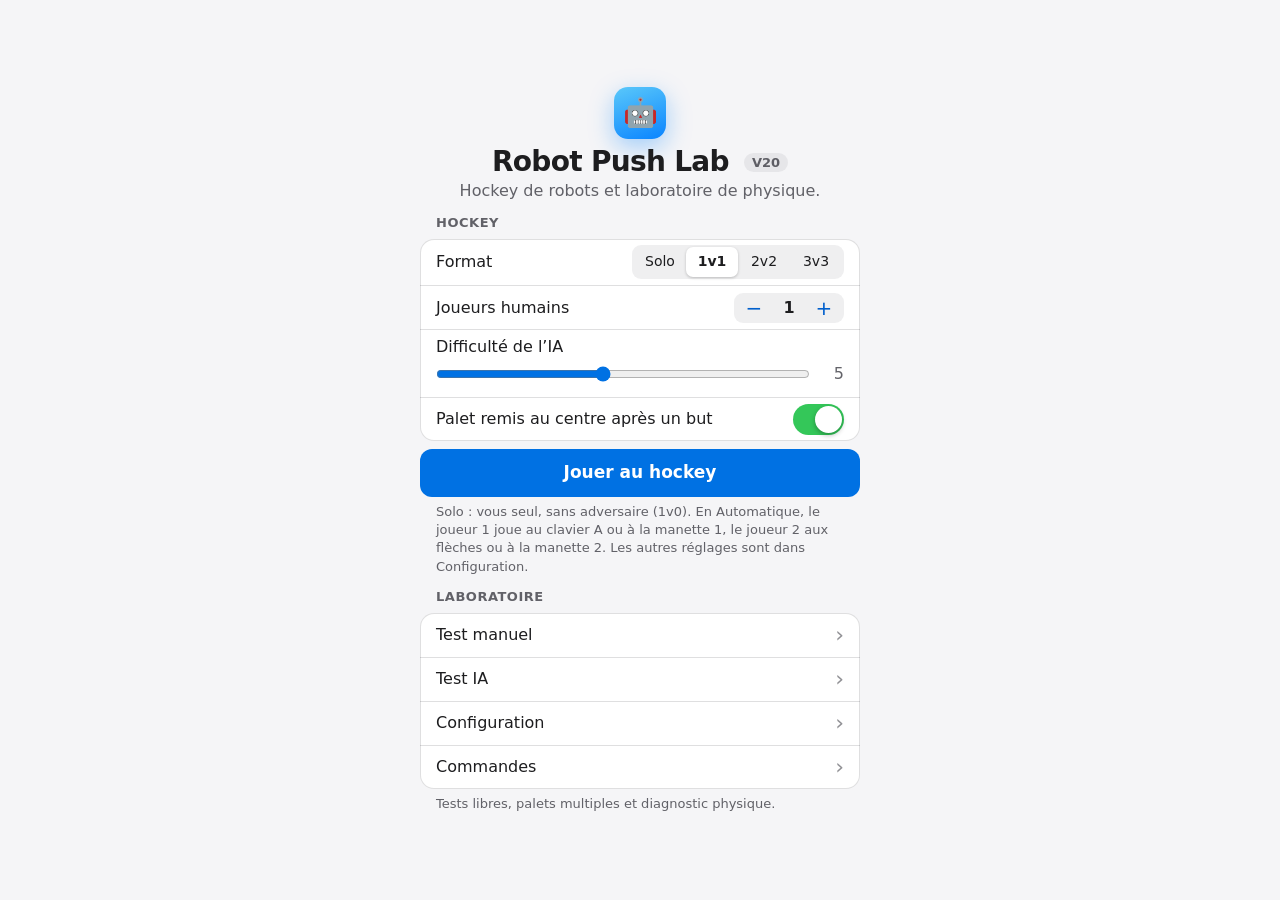
<file: index.html>
<!doctype html><html lang="fr"><head><meta charset="utf-8"><meta name="viewport" content="width=device-width,initial-scale=1,maximum-scale=1,user-scalable=no"><title>Robot Push Lab V20</title><link rel="stylesheet" href="style.css?v=20261121-ui-v3"></head><body>
<div id="menu"><div class="card">
<div class="appIcon" aria-hidden="true">🤖</div>
<h2>Robot Push Lab <b>V20</b></h2>
<p class="lead">Hockey de robots et laboratoire de physique.</p>
<section class="menuSection hockeySection"><h3>Hockey</h3>
<div class="group" id="quickSetup">
<div class="line"><span>Format</span><div class="seg" role="group" aria-label="Format du match"><button type="button" data-n="solo" aria-pressed="false">Solo</button><button type="button" data-n="1" aria-pressed="true">1v1</button><button type="button" data-n="2" aria-pressed="false">2v2</button><button type="button" data-n="3" aria-pressed="false">3v3</button></div></div>
<div class="line soloHide"><span>Joueurs humains</span><div class="stepper"><button type="button" id="qHumMinus" aria-label="Un joueur de moins">−</button><output id="qHumans">1</output><button type="button" id="qHumPlus" aria-label="Un joueur de plus">+</button></div></div>
<div id="qDevices"></div>
<div class="line col soloHide"><label for="qAi">Difficulté de l’IA</label><div class="rangeLine"><input id="qAi" type="range" min="1" max="10" step="1" value="5"><output id="qAiOut">5</output></div></div>
<div class="line"><label for="qReset">Palet remis au centre après un but</label><input id="qReset" type="checkbox" class="switch" role="switch" checked></div>
</div>
<button id="hockey" class="primary">Jouer au hockey</button>
<small>Solo : vous seul, sans adversaire (1v0). En Automatique, le joueur 1 joue au clavier A ou à la manette 1, le joueur 2 aux flèches ou à la manette 2. Les autres réglages sont dans Configuration.</small></section>
<section class="menuSection"><h3>Laboratoire</h3>
<div class="group list"><button id="human" class="rowBtn">Test manuel</button><button id="ai" class="rowBtn">Test IA</button><button id="optionsOpen" class="rowBtn">Configuration</button><button id="commandsOpen" class="rowBtn">Commandes</button></div>
<small>Tests libres, palets multiples et diagnostic physique.</small></section>
</div></div>
<div id="options" class="hidden"><div class="optionsCard"><header class="sheetHead"><div><h2>Configuration <b>V20</b></h2><p>Robot, arène et match. Les réglages s’appliquent au prochain lancement.</p></div><button id="optionsClose" class="tinted">Terminé</button></header><input id="optionSearch" type="search" placeholder="Rechercher un réglage" aria-label="Rechercher un réglage" autocomplete="off"><div id="optionGrid"></div><div class="optionButtons"><button id="defaults" class="tinted">Valeurs par défaut</button><button class="exportConfig tinted">Exporter la config</button></div><textarea class="configExport hidden" readonly placeholder="La configuration exportée apparaîtra ici."></textarea></div></div><div id="commandsPanel" class="hidden"><div class="commandsCard"><header><div><h2>Commandes</h2><p>Configure le clavier et la manette.</p></div><button id="commandsClose">Terminé</button></header><div class="padStatus" id="padStatus"><i></i><div><b>Aucune manette détectée</b><small>Branche ta manette puis appuie sur un bouton.</small></div></div><div class="commandColumns"><section><h3>Clavier</h3><p>Clique sur une touche puis presse la nouvelle touche.</p><div class="commandRows"><div><span>Avancer</span><button data-keybind="forward">Z</button></div><div><span>Reculer</span><button data-keybind="back">S</button></div><div><span>Tourner à gauche</span><button data-keybind="left">Q</button></div><div><span>Tourner à droite</span><button data-keybind="right">D</button></div><div><span>Réinitialiser</span><button data-keybind="reset">R</button></div><div><span>Caméra</span><button data-keybind="camera">C</button></div><div><span>Diagnostic</span><button data-keybind="diag">V</button></div></div></section><section><h3>Manette</h3><p>Clique sur une commande puis déplace un axe ou appuie sur un bouton.</p><div class="commandRows"><div><span>Avance / recul</span><button data-axis="throttle">Axe 3</button></div><div><span>Rotation</span><button data-axis="steering">Axe 1</button></div><div><span>Réinitialiser</span><button data-padbutton="reset">Bouton 1</button></div><div><span>Caméra</span><button data-padbutton="camera">Bouton 2</button></div><div><span>Diagnostic</span><button data-padbutton="diag">Bouton 3</button></div></div><div class="invertOptions"><label><input id="invertThrottle" type="checkbox"> Inverser avance / recul</label><label><input id="invertSteering" type="checkbox"> Inverser la rotation</label></div></section></div><div class="liveTest"><b>Test en direct</b><div><span>Avance / recul</span><meter id="throttleMeter" min="-1" max="1" low="-0.01" high="0.01" optimum="0" value="0"></meter><output id="throttleValue">0 %</output></div><div><span>Rotation</span><meter id="steeringMeter" min="-1" max="1" value="0"></meter><output id="steeringValue">0 %</output></div><small id="assignHint">Les réglages sont sauvegardés automatiquement.</small></div><button id="resetCommands">Réinitialiser toutes les commandes</button></div></div><div id="loading">Chargement de Rapier...</div><div id="hud"><h1>Robot Push Lab <small>V20</small></h1><div class="stats"><span>Vitesse <b id="speed">0.0</b> m/s</span><span>Roues au sol <b id="contacts">0/2</b></span><span>État <b id="state">Sol</b></span><span>Caméra <b id="camstate">Iso</b></span><span>Diagnostic <b id="diagstate">Oui</b></span><span>Palets <b id="puckCount">0</b></span></div></div>
<div id="hockeyBoard" data-phase="play" data-banner="0" data-team="0" aria-label="Tableau de score"><div class="hb-bar"><div class="hb-plate b"><span class="hb-lab">Bleu</span><b class="hb-sc" id="hbS0">0</b></div><div class="hb-center"><span class="hb-clock" id="hbClock">0:00</span><span class="hb-lab" id="hbPeriod"></span></div><div class="hb-plate r"><b class="hb-sc" id="hbS1">0</b><span class="hb-lab">Rouge</span></div><div class="hb-banner" id="hbBanner" role="status"></div></div><div class="hb-count" id="hbCount" aria-hidden="true"><span id="hbCountN"></span></div></div>
<div id="gameNav"><button id="backToMenu" title="Retour au menu">‹ Menu</button><button id="gameCommands">Commandes</button><button id="gameSettings">Réglages</button></div><div id="mobile"><div id="joystick"><div id="stick"></div></div><div id="actions"><button id="cam">CAM</button><button id="diag">DIAG</button><button id="reset">R</button><button id="restart">N</button></div></div>
<script type="module" src="main.js?v=20261127-rules-v1"></script><script>setTimeout(()=>{const e=document.querySelector('#loading');if(e)e.textContent='Chargement impossible. Vérifie Internet puis recharge.'},12000)</script></body></html>
</file>
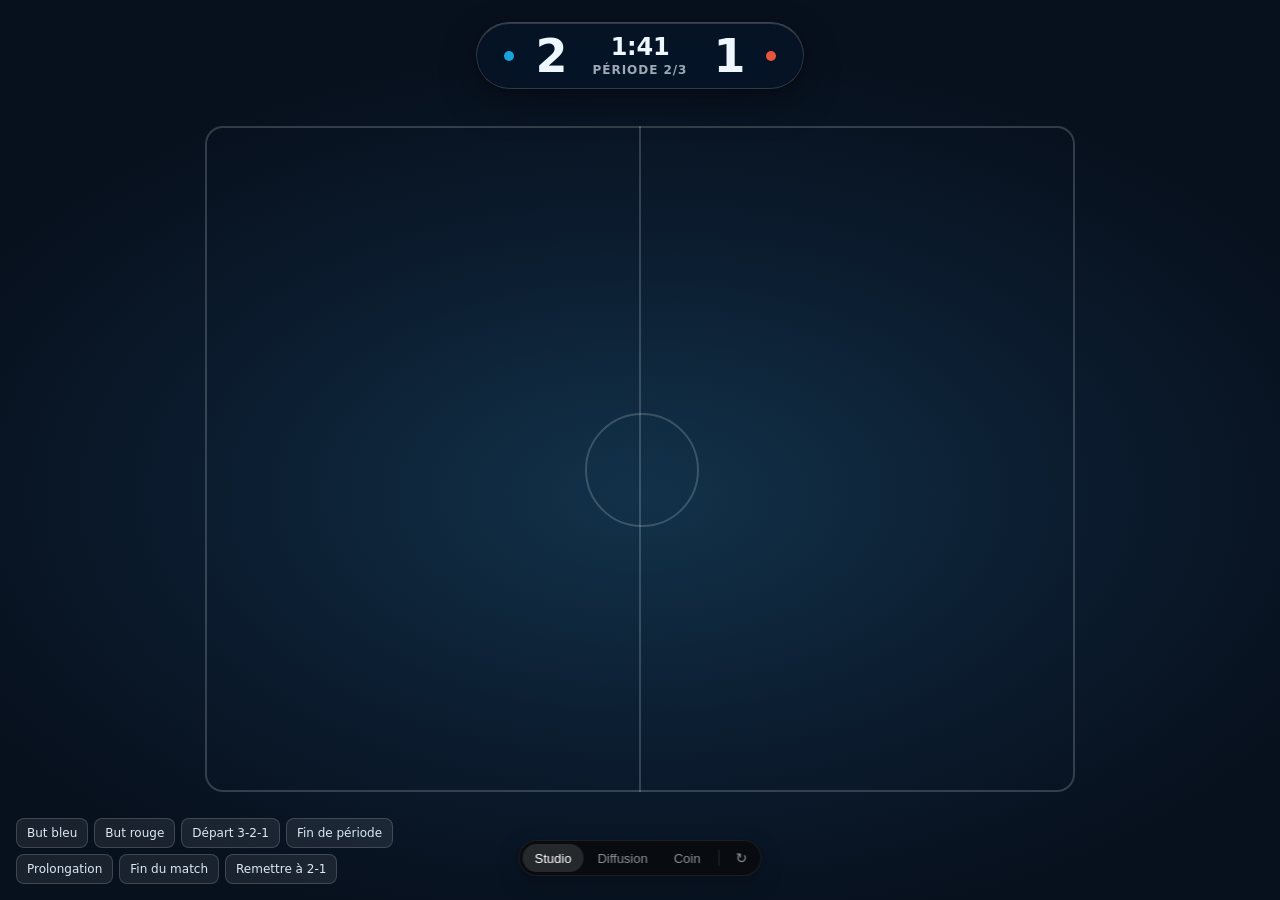
<file: hud-hockey.html>
<!doctype html>
<html lang="fr">
<head>
<meta charset="utf-8">
<meta name="viewport" content="width=device-width, initial-scale=1">
<title>Prototype — HUD Hockey</title>
<style>
/* ---------- Jetons communs (couleurs d'équipe et fond repris du projet) ---------- */
:root{
  --font:-apple-system,BlinkMacSystemFont,"SF Pro Display","Segoe UI",system-ui,sans-serif;
  --blue:#1aa4dc; --red:#e8553d; --ink:#eef7ff; --ink-2:rgba(238,247,255,.66);
  --mat:rgba(10,22,38,.56); --mat-edge:rgba(255,255,255,.16);
  --ease:cubic-bezier(.23,1,.32,1);
}
*{box-sizing:border-box}
html,body{margin:0;height:100%;overflow:hidden;background:#07101d;color:var(--ink);font-family:var(--font);-webkit-font-smoothing:antialiased}
/* Décor : une arène pour juger la transparence */
#arena{position:fixed;inset:0;background:
  radial-gradient(60% 50% at 50% 55%,#12324a 0,#0b1b2d 60%,#07101d 100%)}
#arena::before{content:"";position:absolute;inset:14% 16% 12%;border:2px solid rgba(255,255,255,.18);border-radius:18px;
  background:linear-gradient(90deg,transparent calc(50% - 1px),rgba(255,255,255,.18) 0 calc(50% + 1px),transparent 0)}
#arena::after{content:"";position:absolute;left:50%;top:52%;width:110px;height:110px;margin:-55px;border:2px solid rgba(255,255,255,.18);border-radius:50%}
#stage{position:fixed;inset:0;pointer-events:none}
.lab{font:600 12px/1.2 var(--font);letter-spacing:.08em;text-transform:uppercase;color:var(--ink-2)}
.clock,.sc{font-variant-numeric:tabular-nums}
.dot{width:10px;height:10px;border-radius:50%;flex:none}
.dot.b,.plate.b .bar{background:var(--blue)} .dot.r,.plate.r .bar{background:var(--red)}
.pop{animation:pop 260ms var(--ease)}
@keyframes pop{0%{transform:scale(1.16)}100%{transform:scale(1)}}
/* Bandeau BUT / pause / fin : entrée 220 ms, sortie plus rapide */
.banner{opacity:0;transform:translateY(-6px);transition:opacity 150ms ease-out,transform 150ms ease-out;
  font:600 15px/1 var(--font);letter-spacing:.04em;padding:9px 16px;border-radius:999px;white-space:nowrap;
  background:var(--mat);-webkit-backdrop-filter:blur(20px) saturate(180%);backdrop-filter:blur(20px) saturate(180%);
  box-shadow:0 0 0 1px var(--mat-edge) inset,0 8px 24px rgba(0,0,0,.3)}
[data-banner="1"] .banner{opacity:1;transform:none;transition:opacity 220ms var(--ease),transform 220ms var(--ease)}
[data-banner="1"][data-team="0"][data-phase="play"] .banner{color:#8fdcff} [data-banner="1"][data-team="1"][data-phase="play"] .banner{color:#ffab9c}
/* Décompte de départ (match, période) : seul moment où les commandes sont verrouillées */
.count{position:fixed;inset:0;display:grid;place-items:center;font:600 132px/1 var(--font);letter-spacing:-.03em;
  opacity:0;transition:opacity 160ms ease-out;text-shadow:0 6px 40px rgba(0,0,0,.5)}
[data-phase="countdown"] .count{opacity:.95}

/* ---------- Variante 1 · Studio : une capsule centrale, calme ---------- */
.v1{position:absolute;top:22px;left:50%;transform:translateX(-50%);display:flex;flex-direction:column;align-items:center;gap:10px}
.v1 .pill{display:flex;align-items:center;gap:20px;padding:10px 28px;border-radius:999px;background:var(--mat);
  -webkit-backdrop-filter:blur(22px) saturate(180%);backdrop-filter:blur(22px) saturate(180%);
  box-shadow:0 0 0 1px var(--mat-edge) inset,0 14px 36px rgba(0,0,0,.34),0 2px 6px rgba(0,0,0,.2);border-top:1px solid rgba(255,255,255,.22)}
.v1 .sc{font:600 46px/1 var(--font);letter-spacing:-.02em;min-width:34px;text-align:center}
.v1 .mid{display:flex;flex-direction:column;align-items:center;gap:3px;min-width:104px}
.v1 .clock{font:600 24px/1.05 var(--font);letter-spacing:-.01em}

/* ---------- Variante 2 · Diffusion : plaques d'équipe de part et d'autre du chrono ---------- */
.v2{position:absolute;top:22px;left:50%;transform:translateX(-50%);display:flex;align-items:stretch;gap:0;
  border-radius:16px;overflow:visible;box-shadow:0 14px 36px rgba(0,0,0,.4)}
.v2 .plate{display:flex;align-items:center;gap:16px;padding:10px 22px;min-width:164px;position:relative;
  background:linear-gradient(180deg,rgba(255,255,255,.16),rgba(255,255,255,0) 60%),var(--tc);}
.v2 .plate.b{--tc:#0f6f98;border-radius:16px 0 0 16px;justify-content:flex-end} .v2 .plate.r{--tc:#a63a28;border-radius:0 16px 16px 0;justify-content:flex-start}
.v2 .plate .lab{color:rgba(255,255,255,.86)}
.v2 .sc{font:700 52px/1 var(--font);letter-spacing:-.025em;min-width:40px;text-align:center}
.v2 .center{display:flex;flex-direction:column;align-items:center;justify-content:center;gap:3px;padding:8px 26px;min-width:140px;
  background:rgba(7,16,29,.86);-webkit-backdrop-filter:blur(16px);backdrop-filter:blur(16px)}
.v2 .clock{font:700 28px/1.05 var(--font);letter-spacing:-.01em}
.v2 .banner{position:absolute;top:calc(100% + 10px);left:50%;margin-left:-100px;width:200px;text-align:center}

/* ---------- Variante 3 · Coin : carte compacte qui laisse l'arène libre ---------- */
.v3{position:absolute;top:18px;left:18px;width:200px;padding:12px 14px;border-radius:16px;background:var(--mat);
  -webkit-backdrop-filter:blur(22px) saturate(180%);backdrop-filter:blur(22px) saturate(180%);
  box-shadow:0 0 0 1px var(--mat-edge) inset,0 12px 30px rgba(0,0,0,.32)}
.v3 .row{display:flex;align-items:center;gap:10px;padding:4px 0}
.v3 .nm{font:600 15px/1 var(--font);flex:1}
.v3 .sc{font:600 30px/1 var(--font);letter-spacing:-.02em}
.v3 .foot{display:flex;align-items:baseline;justify-content:space-between;margin-top:8px;padding-top:9px;border-top:1px solid rgba(255,255,255,.14)}
.v3 .clock{font:600 19px/1 var(--font);letter-spacing:-.01em}
.v3 .banner{position:absolute;top:calc(100% + 8px);left:0;font-size:14px}

@media (prefers-reduced-motion:reduce){.pop{animation:none}.banner,[data-banner="1"] .banner{transform:none;transition:opacity 150ms ease-out}}
@media (prefers-reduced-transparency:reduce){:root{--mat:rgba(10,22,38,.96)}.banner,.v1 .pill,.v3,.v2 .center{-webkit-backdrop-filter:none;backdrop-filter:none}}
@media (prefers-contrast:more){:root{--mat:#0a1626;--mat-edge:rgba(255,255,255,.5)}}

/* ---------- Panneau de démonstration (hors design) ---------- */
#demo{position:fixed;left:16px;bottom:16px;z-index:9;display:flex;flex-wrap:wrap;gap:6px;max-width:420px;font:12px var(--font)}
#demo button{font:inherit;color:#dbe9f5;background:rgba(255,255,255,.08);border:1px solid rgba(255,255,255,.16);border-radius:8px;padding:7px 10px;cursor:pointer}
#demo button:hover{background:rgba(255,255,255,.14)} #demo button:active{transform:scale(.97)}

/* ---------- Sélecteur (spécification PICKER.md, à l'identique) ---------- */
.proto-picker{position:fixed;bottom:24px;left:50%;transform:translateX(-50%);z-index:2147483647;display:flex;align-items:center;gap:2px;padding:4px;border-radius:999px;background:rgba(10,10,10,.82);-webkit-backdrop-filter:blur(12px) saturate(1.4);backdrop-filter:blur(12px) saturate(1.4);box-shadow:0 0 0 1px rgba(255,255,255,.08) inset,0 8px 24px rgba(0,0,0,.24),0 2px 6px rgba(0,0,0,.12);font-family:-apple-system,BlinkMacSystemFont,"Segoe UI",sans-serif;font-size:13px;line-height:1;-webkit-font-smoothing:antialiased;user-select:none;-webkit-user-select:none}
.proto-picker-highlight{position:absolute;top:4px;left:0;height:28px;border-radius:999px;background:rgba(255,255,255,.12)}
.proto-picker[data-ready] .proto-picker-highlight{transition:transform 250ms cubic-bezier(.23,1,.32,1),width 250ms cubic-bezier(.23,1,.32,1)}
@media (prefers-reduced-motion:reduce){.proto-picker[data-ready] .proto-picker-highlight{transition:none}}
.proto-picker-item{position:relative;display:flex;align-items:center;height:28px;padding:0 12px;border:0;border-radius:999px;background:transparent;color:rgba(255,255,255,.55);font:inherit;cursor:pointer;transition:color 150ms ease-out,transform 160ms cubic-bezier(.23,1,.32,1)}
@media (hover:hover) and (pointer:fine){.proto-picker-item:hover{color:rgba(255,255,255,.85)}}
.proto-picker-item:active{transform:scale(.97)}
.proto-picker-item:focus-visible{outline:2px solid rgba(255,255,255,.4);outline-offset:2px}
.proto-picker-item[data-active]{color:#fff}
.proto-picker-divider{width:1px;height:16px;margin:0 4px;background:rgba(255,255,255,.12)}
.proto-picker-replay{padding:0 10px;font-size:14px}
</style>
</head>
<body>
<div id="arena"></div>
<div id="stage"></div>

<div id="demo" aria-label="Démonstration des états du match">
  <button data-act="goal0">But bleu</button><button data-act="goal1">But rouge</button>
  <button data-act="count">Départ 3-2-1</button><button data-act="pause">Fin de période</button>
  <button data-act="ot">Prolongation</button><button data-act="end">Fin du match</button><button data-act="reset">Remettre à 2-1</button>
</div>

<nav class="proto-picker" aria-label="Prototype variants">
  <span class="proto-picker-highlight" aria-hidden="true"></span>
  <button class="proto-picker-item" data-active aria-current="true">Studio</button>
  <button class="proto-picker-item">Diffusion</button>
  <button class="proto-picker-item">Coin</button>
  <span class="proto-picker-divider" aria-hidden="true"></span>
  <button class="proto-picker-item proto-picker-replay" aria-label="Replay animation (R)">↻</button>
</nav>

<script>
/* ---------- État du match (mêmes champs que hockey.js : score, période, chrono, phase, flash) ---------- */
const S = { score:[2,1], period:2, clock:102, phase:'play', overtime:false, flash:0, last:0, count:3, winner:-1 };
const fmt = s => Math.floor(s/60) + ':' + String(s%60).padStart(2,'0');
const periodLabel = () => S.overtime ? 'Prolongation' : 'Période ' + S.period + '/3';
const COUNT = '<div class="count" data-bind="count"></div>';
function bannerText(){
  if (S.phase === 'ended') return S.winner < 0 ? 'Match nul' : 'Victoire équipe ' + (S.winner === 0 ? 'bleue' : 'rouge');
  if (S.phase === 'intermission') return S.overtime ? 'Prolongation' : 'Fin de la période';
  if (S.flash > 0) return 'But · équipe ' + (S.last === 0 ? 'bleue' : 'rouge');
  return '';
}
let prev = {};
function apply(){
  const stage = document.getElementById('stage'), b = bannerText();
  stage.dataset.phase = S.phase; stage.dataset.team = S.last; stage.dataset.banner = b ? '1' : '0';
  const vals = { s0:S.score[0], s1:S.score[1], clock:fmt(S.clock), period:periodLabel(), banner:b, count:S.phase === 'countdown' ? S.count : '' };
  stage.querySelectorAll('[data-bind]').forEach(el => {
    const k = el.dataset.bind, v = String(vals[k]);
    if (el.textContent !== v) { if (b === '' && k === 'banner') return; el.textContent = v; if ((k === 's0' || k === 's1') && prev[k] !== undefined && prev[k] !== v) { el.classList.remove('pop'); void el.offsetWidth; el.classList.add('pop'); } }
    prev[k] = v;
  });
}
setInterval(() => { if (S.phase === 'play' && S.clock > 0) S.clock--; if (S.flash > 0) S.flash--; apply(); }, 1000);
const act = {
  goal0(){ S.phase = 'play'; S.score[0]++; S.last = 0; S.flash = 2; },
  goal1(){ S.phase = 'play'; S.score[1]++; S.last = 1; S.flash = 2; },
  count(){ S.phase = 'countdown'; S.count = 3; const t = setInterval(() => { S.count--; if (S.count <= 0) { clearInterval(t); S.phase = 'play'; } apply(); }, 1000); },
  pause(){ S.phase = 'intermission'; S.clock = 0; setTimeout(() => { if (S.phase === 'intermission') { S.phase = 'play'; S.clock = 120; S.period = Math.min(3, S.period + 1); apply(); } }, 4000); },
  ot(){ S.phase = 'play'; S.overtime = true; S.clock = 120; },
  end(){ S.phase = 'ended'; S.winner = S.score[0] === S.score[1] ? -1 : (S.score[0] > S.score[1] ? 0 : 1); },
  reset(){ Object.assign(S, { score:[2,1], period:2, clock:102, phase:'play', overtime:false, flash:0, winner:-1 }); },
};
document.getElementById('demo').addEventListener('click', e => { const a = e.target.dataset.act; if (a) { act[a](); apply(); } });

/* ---------- Les trois variantes ---------- */
const variants = [
  () => `<div class="v1"><div class="pill"><span class="dot b"></span><b class="sc" data-bind="s0"></b>
    <div class="mid"><span class="clock" data-bind="clock"></span><span class="lab" data-bind="period"></span></div>
    <b class="sc" data-bind="s1"></b><span class="dot r"></span></div><div class="banner" data-bind="banner"></div></div>${COUNT}`,
  () => `<div class="v2"><div class="plate b"><span class="lab">Bleu</span><b class="sc" data-bind="s0"></b></div>
    <div class="center"><span class="clock" data-bind="clock"></span><span class="lab" data-bind="period"></span></div>
    <div class="plate r"><b class="sc" data-bind="s1"></b><span class="lab">Rouge</span></div><div class="banner" data-bind="banner"></div></div>${COUNT}`,
  () => `<div class="v3"><div class="row"><span class="dot b"></span><span class="nm">Bleu</span><b class="sc" data-bind="s0"></b></div>
    <div class="row"><span class="dot r"></span><span class="nm">Rouge</span><b class="sc" data-bind="s1"></b></div>
    <div class="foot"><span class="clock" data-bind="clock"></span><span class="lab" data-bind="period"></span></div>
    <div class="banner" data-bind="banner"></div></div>${COUNT}`,
];

/* ---------- Câblage du sélecteur (PICKER.md) ---------- */
const stage = document.getElementById('stage');
const picker = document.querySelector('.proto-picker');
const highlight = picker.querySelector('.proto-picker-highlight');
const items = [...picker.querySelectorAll('.proto-picker-item:not(.proto-picker-replay)')];
const replay = picker.querySelector('.proto-picker-replay');
let current = 0;
function moveHighlight(){ const el = items[current]; highlight.style.width = el.offsetWidth + 'px'; highlight.style.transform = `translateX(${el.offsetLeft}px)`; }
function mount(i){ stage.innerHTML = ''; prev = {}; requestAnimationFrame(() => { stage.innerHTML = variants[i](); apply(); }); }
function setActive(i){
  if (i < 0 || i >= variants.length) return;
  current = i;
  items.forEach((el, j) => { el.toggleAttribute('data-active', j === i); if (j === i) el.setAttribute('aria-current', 'true'); else el.removeAttribute('aria-current'); });
  moveHighlight();
  const url = new URL(location); url.searchParams.set('v', i + 1); history.replaceState(null, '', url);
  mount(i);
}
items.forEach((el, i) => el.addEventListener('click', () => setActive(i)));
replay?.addEventListener('click', () => mount(current));
window.addEventListener('resize', moveHighlight);
document.addEventListener('keydown', (e) => {
  if (/^(INPUT|TEXTAREA|SELECT)$/.test(e.target.tagName) || e.target.isContentEditable) return;
  if (e.metaKey || e.ctrlKey || e.altKey) return;
  const num = parseInt(e.key, 10);
  if (num >= 1 && num <= variants.length) setActive(num - 1);
  else if (e.key === 'ArrowRight') setActive((current + 1) % variants.length);
  else if (e.key === 'ArrowLeft') setActive((current - 1 + variants.length) % variants.length);
  else if (e.key === 'r' || e.key === 'R') mount(current);
});
const requested = parseInt(new URLSearchParams(location.search).get('v'), 10);
setActive(requested >= 1 && requested <= variants.length ? requested - 1 : 0);
requestAnimationFrame(() => requestAnimationFrame(() => picker.setAttribute('data-ready', '')));
</script>
</body>
</html>
</file>
<file: style.css>
/* Robot Push Lab : interface dans l'esprit Apple classique (clair / sombre selon le système).
   Jetons -> base -> boutons -> menu -> feuilles (configuration, commandes) -> en jeu -> tableau de score hockey. */

/* ===== Jetons ===== */
:root{
  color-scheme:light dark;
  --ui-font:-apple-system,BlinkMacSystemFont,"SF Pro Text","SF Pro Display","Segoe UI",system-ui,sans-serif;
  --ui-ease:cubic-bezier(.23,1,.32,1);
  --bg:#f5f5f7;--surface:#fff;--surface-2:#f5f5f7;--fill:rgba(120,120,128,.12);--fill-2:rgba(120,120,128,.2);
  --line:rgba(60,60,67,.16);--ink:#1d1d1f;--ink-2:rgba(60,60,67,.8);--accent:#0071e3;--accent-text:#005fcc;--accent-btn:#0071e3;--accent-ink:#fff;--ok:#34c759;
  --sheet:rgba(245,245,247,.8);--shadow:0 24px 70px rgba(0,0,0,.2);--r:14px;
  /* tableau de score hockey (couleurs d'équipe) */
  --ui-blue:#1aa4dc;--ui-red:#e8553d;--ui-ink:#eef7ff;--ui-ink-2:rgba(238,247,255,.66);--ui-mat:rgba(10,22,38,.82);--ui-edge:rgba(255,255,255,.16);
}
@media (prefers-color-scheme:dark){:root{
  --bg:#000;--surface:#1c1c1e;--surface-2:#2c2c2e;--fill:rgba(120,120,128,.24);--fill-2:rgba(120,120,128,.36);
  --line:rgba(84,84,88,.55);--ink:#f5f5f7;--ink-2:rgba(235,235,245,.66);--accent:#0a84ff;--accent-text:#4da3ff;--accent-btn:#0a6ddd;--sheet:rgba(28,28,30,.8);--shadow:0 24px 70px rgba(0,0,0,.6)}}

/* ===== Base ===== */
*{box-sizing:border-box}
html,body{margin:0;width:100%;height:100%;overflow:hidden;background:#07101d;color:var(--ink);font:15px/1.4 var(--ui-font);touch-action:none;-webkit-font-smoothing:antialiased}
canvas{display:block}
h1,h2,h3,p{margin:0}
.hidden{display:none!important}
button,input,textarea{font:inherit;color:inherit}
button{margin:0;padding:0;border:0;background:none;cursor:pointer;-webkit-tap-highlight-color:transparent}
:focus-visible{outline:2px solid var(--accent);outline-offset:2px}
body:not(.started) canvas,body:not(.started) #hud,body:not(.started) #mobile{visibility:hidden}
small{color:var(--ink-2);font-size:13px;line-height:1.4}
#loading{position:fixed;inset:0;z-index:15;display:grid;place-items:center;background:var(--bg);color:var(--ink-2)}

/* ===== Boutons (retour d'appui 160 ms, jamais de transition « all ») ===== */
.primary,.tinted,.rowBtn,.seg button,.stepper button,#gameNav button,.commandsCard button,.optionButtons button{
  transition:transform 160ms var(--ui-ease),background-color 160ms var(--ui-ease),color 160ms var(--ui-ease)}
.primary:active,.tinted:active,.seg button:active,.stepper button:active,#gameNav button:active,.commandsCard button:active,.optionButtons button:active{transform:scale(.97)}
.primary{display:block;width:100%;height:48px;border-radius:12px;background:var(--accent-btn);color:var(--accent-ink);font-size:17px;font-weight:600}
.tinted{height:36px;padding:0 16px;border-radius:10px;background:var(--fill);color:var(--accent-text);font-size:15px;font-weight:600}
@media (hover:hover) and (pointer:fine){.primary:hover{filter:brightness(1.08)}.tinted:hover{background:var(--fill-2)}.rowBtn:hover{background:var(--fill)}}

/* ===== Menu ===== */
#menu{position:fixed;inset:0;z-index:20;display:grid;place-items:center;padding:8px 16px;overflow:auto;background:var(--bg);touch-action:pan-y}
.card{width:min(440px,100%);margin:auto}
.appIcon{width:52px;height:52px;margin:0 auto 8px;display:grid;place-items:center;font-size:28px;border-radius:14px;background:linear-gradient(160deg,#5ac8fa,#0a84ff);box-shadow:0 8px 24px rgba(10,132,255,.35)}
.card h2{text-align:center;font-size:28px;line-height:1.1;font-weight:700;letter-spacing:-.025em}
.card h2 b{margin-left:6px;padding:2px 8px;border-radius:999px;font-size:13px;font-weight:600;letter-spacing:0;vertical-align:middle;background:var(--fill);color:var(--ink-2)}
.lead{margin:2px 0 10px;text-align:center;color:var(--ink-2);font-size:16px}
.menuSection{margin-top:12px}
.menuSection h3{margin:0 0 7px 16px;font-size:13px;font-weight:600;letter-spacing:.04em;text-transform:uppercase;color:var(--ink-2)}
.menuSection small{display:block;margin:6px 16px 0}
.group{border-radius:var(--r);background:var(--surface);overflow:hidden;box-shadow:0 0 0 1px var(--line) inset}
.group.list{display:flex;flex-direction:column}
.rowBtn{display:flex;align-items:center;justify-content:space-between;width:100%;height:44px;padding:0 16px;text-align:left;font-size:16px;color:var(--ink)}
.rowBtn::after{content:"›";font-size:22px;line-height:1;color:var(--ink-2);opacity:.7}
.rowBtn+.rowBtn{border-top:1px solid var(--line)}
.hockeySection .group{margin-bottom:8px}
.line{display:flex;align-items:center;justify-content:space-between;gap:12px;min-height:44px;padding:6px 16px;font-size:16px}
.line+.line{border-top:1px solid var(--line)}
.line.col{flex-direction:column;align-items:stretch;gap:4px;padding-bottom:12px}
.rangeLine{display:flex;align-items:center;gap:12px}
.rangeLine output{min-width:22px;text-align:right;font-variant-numeric:tabular-nums;color:var(--ink-2)}
input[type=range]{width:100%;accent-color:var(--accent);margin:0}
.seg{display:flex;padding:2px;border-radius:9px;background:var(--fill)}
.seg button{min-width:52px;height:30px;padding:0 10px;border-radius:7px;font-size:14px;font-weight:500;color:var(--ink)}
.seg button[aria-pressed=true]{background:var(--surface);box-shadow:0 1px 3px rgba(0,0,0,.22);font-weight:600}
.stepper{display:flex;align-items:center;gap:2px;border-radius:9px;background:var(--fill)}
.stepper button{width:40px;height:30px;font-size:20px;line-height:1;color:var(--accent-text)}
.stepper output{min-width:26px;text-align:center;font-variant-numeric:tabular-nums;font-weight:600}
.switch{appearance:none;-webkit-appearance:none;flex:none;position:relative;width:51px;height:31px;margin:0;border-radius:999px;background:var(--fill-2);cursor:pointer;transition:background-color 200ms var(--ui-ease)}
.switch::after{content:"";position:absolute;top:2px;left:2px;width:27px;height:27px;border-radius:50%;background:#fff;box-shadow:0 2px 5px rgba(0,0,0,.3);transition:transform 200ms var(--ui-ease)}
.switch:checked{background:var(--ok)}.switch:checked::after{transform:translateX(20px)}

.sel{max-width:230px;height:32px;padding:0 30px 0 12px;border:0;border-radius:8px;background:var(--fill) url("data:image/svg+xml,%3Csvg xmlns='http://www.w3.org/2000/svg' width='10' height='6'%3E%3Cpath d='M1 1l4 4 4-4' fill='none' stroke='%238e8e93' stroke-width='1.6' stroke-linecap='round'/%3E%3C/svg%3E") no-repeat right 11px center;color:var(--ink);font-size:14px;appearance:none;-webkit-appearance:none;cursor:pointer;transition:background-color 160ms var(--ui-ease)}
.sel option:disabled{color:var(--ink-2)}
@media (hover:hover) and (pointer:fine){.sel:hover{background-color:var(--fill-2)}}
#quickSetup.solo .soloHide{display:none}
#qDevices .line{border-top:1px solid var(--line)}
#qDevices+.line{border-top:1px solid var(--line)}

/* ===== Feuilles : configuration et commandes ===== */
#options,#commandsPanel{position:fixed;inset:0;z-index:45;overflow:auto;padding:24px;background:var(--sheet);-webkit-backdrop-filter:blur(28px) saturate(180%);backdrop-filter:blur(28px) saturate(180%);touch-action:pan-y}
#commandsPanel{display:grid;place-items:center}
.optionsCard,.commandsCard{width:min(760px,100%);margin:auto;padding:24px;border-radius:20px;background:var(--bg);box-shadow:var(--shadow),0 0 0 1px var(--line)}
.optionsCard h2,.commandsCard h2{font-size:26px;font-weight:700;letter-spacing:-.02em}
.optionsCard h2 b{margin-left:6px;padding:2px 8px;border-radius:999px;font-size:12px;font-weight:600;letter-spacing:0;vertical-align:middle;background:var(--fill);color:var(--ink-2)}
.sheetHead,.commandsCard header{display:flex;align-items:flex-start;justify-content:space-between;gap:16px;margin-bottom:16px}
.sheetHead p,.commandsCard header p{margin-top:4px;color:var(--ink-2);font-size:14px}
#optionSearch{width:100%;height:38px;margin-bottom:6px;padding:0 14px;border:0;border-radius:10px;background:var(--fill);color:var(--ink);font-size:16px}
#optionSearch::placeholder{color:var(--ink-2)}
#optionGrid{display:block}
.optionGroupTitle{position:sticky;top:-24px;z-index:1;margin:22px 0 6px;padding:8px 16px 6px;font-size:13px;font-weight:600;letter-spacing:.04em;text-transform:uppercase;color:var(--ink-2);background:var(--bg)}
.option{padding:10px 16px 12px;background:var(--surface)}
.option+.option{border-top:1px solid var(--line)}
.optionGroupTitle+.option{border-radius:var(--r) var(--r) 0 0}
.option:has(+ .optionGroupTitle),.option:last-child{border-radius:0 0 var(--r) var(--r)}
.optionGroupTitle+.option:has(+ .optionGroupTitle),.optionGroupTitle+.option:last-child{border-radius:var(--r)}
.option label{display:flex;justify-content:space-between;gap:14px;font-size:15px}
.option output{flex:none;color:var(--ink-2);font-variant-numeric:tabular-nums}
.option input{margin-top:8px}
.optionButtons{display:flex;flex-wrap:wrap;gap:10px;margin-top:20px}
.configExport{display:block;width:100%;min-height:150px;margin-top:12px;padding:12px;resize:vertical;border:0;border-radius:var(--r);background:var(--surface);color:var(--ink);font:12px/1.45 ui-monospace,SFMono-Regular,Menlo,monospace;box-shadow:0 0 0 1px var(--line) inset}
.commandsCard{max-height:94vh;overflow:auto}
.commandsCard button{height:32px;min-width:84px;padding:0 12px;border-radius:8px;background:var(--fill);color:var(--accent-text);font-size:14px;font-weight:600}
.commandsCard header button,#resetCommands{background:var(--fill);color:var(--accent-text)}
@media (hover:hover) and (pointer:fine){.commandsCard button:hover{background:var(--fill-2)}}
.padStatus{display:flex;align-items:center;gap:12px;padding:12px 16px;margin-bottom:16px;border-radius:var(--r);background:var(--surface);box-shadow:0 0 0 1px var(--line) inset}
.padStatus i{width:10px;height:10px;border-radius:50%;background:var(--ink-2);opacity:.5}
.padStatus.connected i{background:var(--ok);opacity:1;box-shadow:0 0 8px var(--ok)}
.padStatus b{display:block;font-size:15px}.padStatus small{display:block;margin-top:2px}
.commandColumns{display:grid;grid-template-columns:1fr 1fr;gap:16px}
.commandColumns section{padding:14px 16px;border-radius:var(--r);background:var(--surface);box-shadow:0 0 0 1px var(--line) inset}
.commandColumns h3{font-size:13px;font-weight:600;letter-spacing:.04em;text-transform:uppercase;color:var(--ink-2)}
.commandColumns p{margin:4px 0 6px;font-size:13px;color:var(--ink-2);line-height:1.4}
.commandRows>div{display:flex;align-items:center;justify-content:space-between;gap:10px;min-height:44px;font-size:15px}
.commandRows>div+div{border-top:1px solid var(--line)}
.commandRows button{min-width:92px;font-variant-numeric:tabular-nums}
.commandRows button.waiting{background:var(--accent-btn);color:var(--accent-ink)}
.invertOptions{display:grid;gap:10px;margin-top:12px;font-size:15px}.invertOptions label{display:flex;align-items:center;gap:10px}.invertOptions input{accent-color:var(--accent)}
.liveTest{margin-top:16px;padding:14px 16px;border-radius:var(--r);background:var(--surface);box-shadow:0 0 0 1px var(--line) inset}
.liveTest>b{font-size:13px;font-weight:600;letter-spacing:.04em;text-transform:uppercase;color:var(--ink-2)}
.liveTest>div{display:grid;grid-template-columns:110px 1fr 52px;align-items:center;gap:12px;margin:10px 0;font-size:14px}
.liveTest meter{width:100%;height:10px}.liveTest output{text-align:right;font-variant-numeric:tabular-nums;color:var(--ink-2)}
#resetCommands{width:100%;height:40px;margin-top:16px}
@media (max-width:650px){#options,#commandsPanel,#menu{padding:12px}.optionsCard,.commandsCard{padding:16px}.commandColumns{grid-template-columns:1fr}}

/* ===== En jeu : navigation, aide, statistiques du laboratoire, commandes tactiles ===== */
#gameNav{display:none;position:fixed;z-index:15;top:max(env(safe-area-inset-top),16px);right:16px;gap:8px;align-items:center}
body.started #gameNav{display:flex}
#gameNav button{height:34px;padding:0 14px;border-radius:999px;background:rgba(28,28,30,.8);color:#f5f5f7;font-size:14px;font-weight:600;-webkit-backdrop-filter:blur(20px) saturate(180%);backdrop-filter:blur(20px) saturate(180%);box-shadow:0 0 0 1px rgba(255,255,255,.14) inset,0 6px 18px rgba(0,0,0,.25)}
@media (hover:hover) and (pointer:fine){#gameNav button:hover{background:rgba(60,60,64,.7)}}
#hud{position:fixed;z-index:3;top:max(env(safe-area-inset-top),16px);left:16px;right:16px;pointer-events:none;color:#f5f5f7}
#hud h1{display:inline-block;margin:0 0 8px;padding:6px 14px;border-radius:999px;background:rgba(28,28,30,.8);font-size:18px;font-weight:700;letter-spacing:-.02em;-webkit-backdrop-filter:blur(20px) saturate(180%);backdrop-filter:blur(20px) saturate(180%)}
#hud h1 small{margin-left:6px;padding:2px 8px;border-radius:999px;font-size:12px;font-weight:600;background:rgba(255,255,255,.16);color:#f5f5f7}
.stats{display:flex;flex-wrap:wrap;gap:6px}
.stats span{padding:6px 12px;border-radius:999px;font-size:13px;background:rgba(28,28,30,.8);-webkit-backdrop-filter:blur(20px) saturate(180%);backdrop-filter:blur(20px) saturate(180%);box-shadow:0 0 0 1px rgba(255,255,255,.12) inset}
.stats b{font-weight:600;font-variant-numeric:tabular-nums}
#computer-help{position:fixed;left:16px;bottom:16px;z-index:8;display:none;padding:10px 14px;border-radius:12px;background:rgba(28,28,30,.8);color:#f5f5f7;font-size:13px;line-height:1.5;pointer-events:none;-webkit-backdrop-filter:blur(20px) saturate(180%);backdrop-filter:blur(20px) saturate(180%);box-shadow:0 0 0 1px rgba(255,255,255,.12) inset}
#computer-help b{display:block;margin-bottom:2px;font-weight:600}
body.started #computer-help{display:block}
#mobile{display:none;position:fixed;z-index:5;left:16px;right:16px;bottom:max(16px,env(safe-area-inset-bottom));align-items:end;justify-content:space-between}
body.phone.started #mobile{display:flex}
body.ai #joystick{display:none}
#joystick{position:relative;width:132px;height:132px;border-radius:50%;background:rgba(28,28,30,.7);-webkit-backdrop-filter:blur(16px);backdrop-filter:blur(16px);box-shadow:0 0 0 1px rgba(255,255,255,.18) inset}
#stick{position:absolute;left:35px;top:35px;width:62px;height:62px;border-radius:50%;background:rgba(255,255,255,.85);box-shadow:0 4px 16px rgba(0,0,0,.4)}
#actions{display:grid;grid-template-columns:repeat(2,64px);gap:8px}
#actions button{width:64px;height:64px;border-radius:50%;background:rgba(28,28,30,.8);color:#f5f5f7;font-size:17px;font-weight:600;box-shadow:0 0 0 1px rgba(255,255,255,.16) inset}
#cam,#diag{grid-column:1/3;width:136px;height:44px;border-radius:999px!important}
@media (max-height:520px){#joystick{width:100px;height:100px}#stick{width:46px;height:46px;left:25px;top:25px}}
@media (max-width:650px){#gameNav{top:8px;right:8px;gap:4px}#gameNav button{height:30px;padding:0 10px;font-size:12px}#computer-help{display:none!important}}

@media (prefers-reduced-motion:reduce){.primary,.tinted,.rowBtn,.seg button,.stepper button,#gameNav button,.commandsCard button,.optionButtons button,.switch,.switch::after{transition:none}.primary:active,.tinted:active,.seg button:active,.stepper button:active,#gameNav button:active,.commandsCard button:active,.optionButtons button:active{transform:none}}
@media (prefers-reduced-transparency:reduce){#options,#commandsPanel{background:var(--bg);-webkit-backdrop-filter:none;backdrop-filter:none}#gameNav button,.stats span,#computer-help,#joystick,#actions button{background:#1c1c1e;-webkit-backdrop-filter:none;backdrop-filter:none}}

/* ===== HUD hockey, variante « Diffusion » ===== */
body.hockey #hud{display:none}
#hockeyBoard{display:none;position:fixed;z-index:3;top:max(env(safe-area-inset-top),18px);left:0;right:0;justify-content:center;pointer-events:none;font-family:var(--ui-font);color:var(--ui-ink);-webkit-font-smoothing:antialiased;text-shadow:none}
body.hockey.started #hockeyBoard{display:flex}
#hockeyBoard .hb-bar{position:relative;display:flex;align-items:stretch;border-radius:16px;box-shadow:0 14px 36px rgba(0,0,0,.4)}
#hockeyBoard .hb-lab{font:600 12px/1.2 var(--ui-font);letter-spacing:.08em;text-transform:uppercase;color:var(--ui-ink-2)}
#hockeyBoard .hb-sc,#hockeyBoard .hb-clock{font-variant-numeric:tabular-nums}
#hockeyBoard .hb-plate{display:flex;align-items:center;gap:16px;padding:10px 22px;min-width:164px;background:linear-gradient(180deg,rgba(255,255,255,.1),rgba(255,255,255,0) 60%),var(--tc)}
#hockeyBoard .hb-plate.b{--tc:#0f6f98;border-radius:16px 0 0 16px;justify-content:flex-end}
#hockeyBoard .hb-plate.r{--tc:#a63a28;border-radius:0 16px 16px 0;justify-content:flex-start}
#hockeyBoard .hb-plate .hb-lab{color:#fff}
#hockeyBoard .hb-sc{font:700 52px/1 var(--ui-font);letter-spacing:-.025em;min-width:40px;text-align:center}
#hockeyBoard .hb-center{display:flex;flex-direction:column;align-items:center;justify-content:center;gap:3px;padding:8px 26px;min-width:140px;background:rgba(7,16,29,.86);-webkit-backdrop-filter:blur(16px);backdrop-filter:blur(16px)}
#hockeyBoard .hb-clock{font:700 28px/1.05 var(--ui-font);letter-spacing:-.01em}
#hockeyBoard .hb-banner{position:absolute;top:calc(100% + 10px);left:50%;margin-left:-110px;width:220px;text-align:center;opacity:0;transform:translateY(-6px);transition:opacity 150ms ease-out,transform 150ms ease-out;font:600 15px/1 var(--ui-font);letter-spacing:.04em;padding:9px 16px;border-radius:999px;white-space:nowrap;background:var(--ui-mat);-webkit-backdrop-filter:blur(20px) saturate(180%);backdrop-filter:blur(20px) saturate(180%);box-shadow:0 0 0 1px var(--ui-edge) inset,0 8px 24px rgba(0,0,0,.3)}
#hockeyBoard[data-banner="1"] .hb-banner{opacity:1;transform:none;transition:opacity 220ms var(--ui-ease),transform 220ms var(--ui-ease)}
#hockeyBoard[data-banner="1"][data-team="0"][data-phase="play"] .hb-banner,#hockeyBoard[data-banner="1"][data-team="0"][data-phase="goal"] .hb-banner{color:#8fdcff}
#hockeyBoard[data-banner="1"][data-team="1"][data-phase="play"] .hb-banner,#hockeyBoard[data-banner="1"][data-team="1"][data-phase="goal"] .hb-banner{color:#ffab9c}
#hockeyBoard .hb-count{position:fixed;inset:0;display:grid;place-items:center;opacity:0;transition:opacity 160ms ease-out}
#hockeyBoard .hb-count span{display:grid;place-items:center;width:190px;height:190px;border-radius:44px;font:600 112px/1 var(--ui-font);letter-spacing:-.03em;color:#fff;background:var(--ui-mat);-webkit-backdrop-filter:blur(20px) saturate(180%);backdrop-filter:blur(20px) saturate(180%);box-shadow:0 0 0 1px var(--ui-edge) inset,0 16px 48px rgba(0,0,0,.35)}
#hockeyBoard[data-phase="countdown"] .hb-count{opacity:.95}
#hockeyBoard .pop{animation:hb-pop 260ms var(--ui-ease)}
@keyframes hb-pop{0%{transform:scale(1.16)}100%{transform:scale(1)}}
@media (max-width:720px){#hockeyBoard .hb-plate{min-width:96px;padding:8px 14px;gap:10px}#hockeyBoard .hb-sc{font-size:36px}#hockeyBoard .hb-center{min-width:96px;padding:6px 14px}#hockeyBoard .hb-clock{font-size:22px}#hockeyBoard .hb-count span{width:130px;height:130px;font-size:76px}}
@media (prefers-reduced-motion:reduce){#hockeyBoard .pop{animation:none}#hockeyBoard .hb-banner,#hockeyBoard[data-banner="1"] .hb-banner{transform:none;transition:opacity 150ms ease-out}}
@media (prefers-reduced-transparency:reduce){#hockeyBoard .hb-banner{background:#0a1626;-webkit-backdrop-filter:none;backdrop-filter:none}#hockeyBoard .hb-center{background:#07101d;-webkit-backdrop-filter:none;backdrop-filter:none}}
@media (prefers-contrast:more){#hockeyBoard .hb-banner{background:#0a1626;box-shadow:0 0 0 1px rgba(255,255,255,.5) inset}}
</file>
